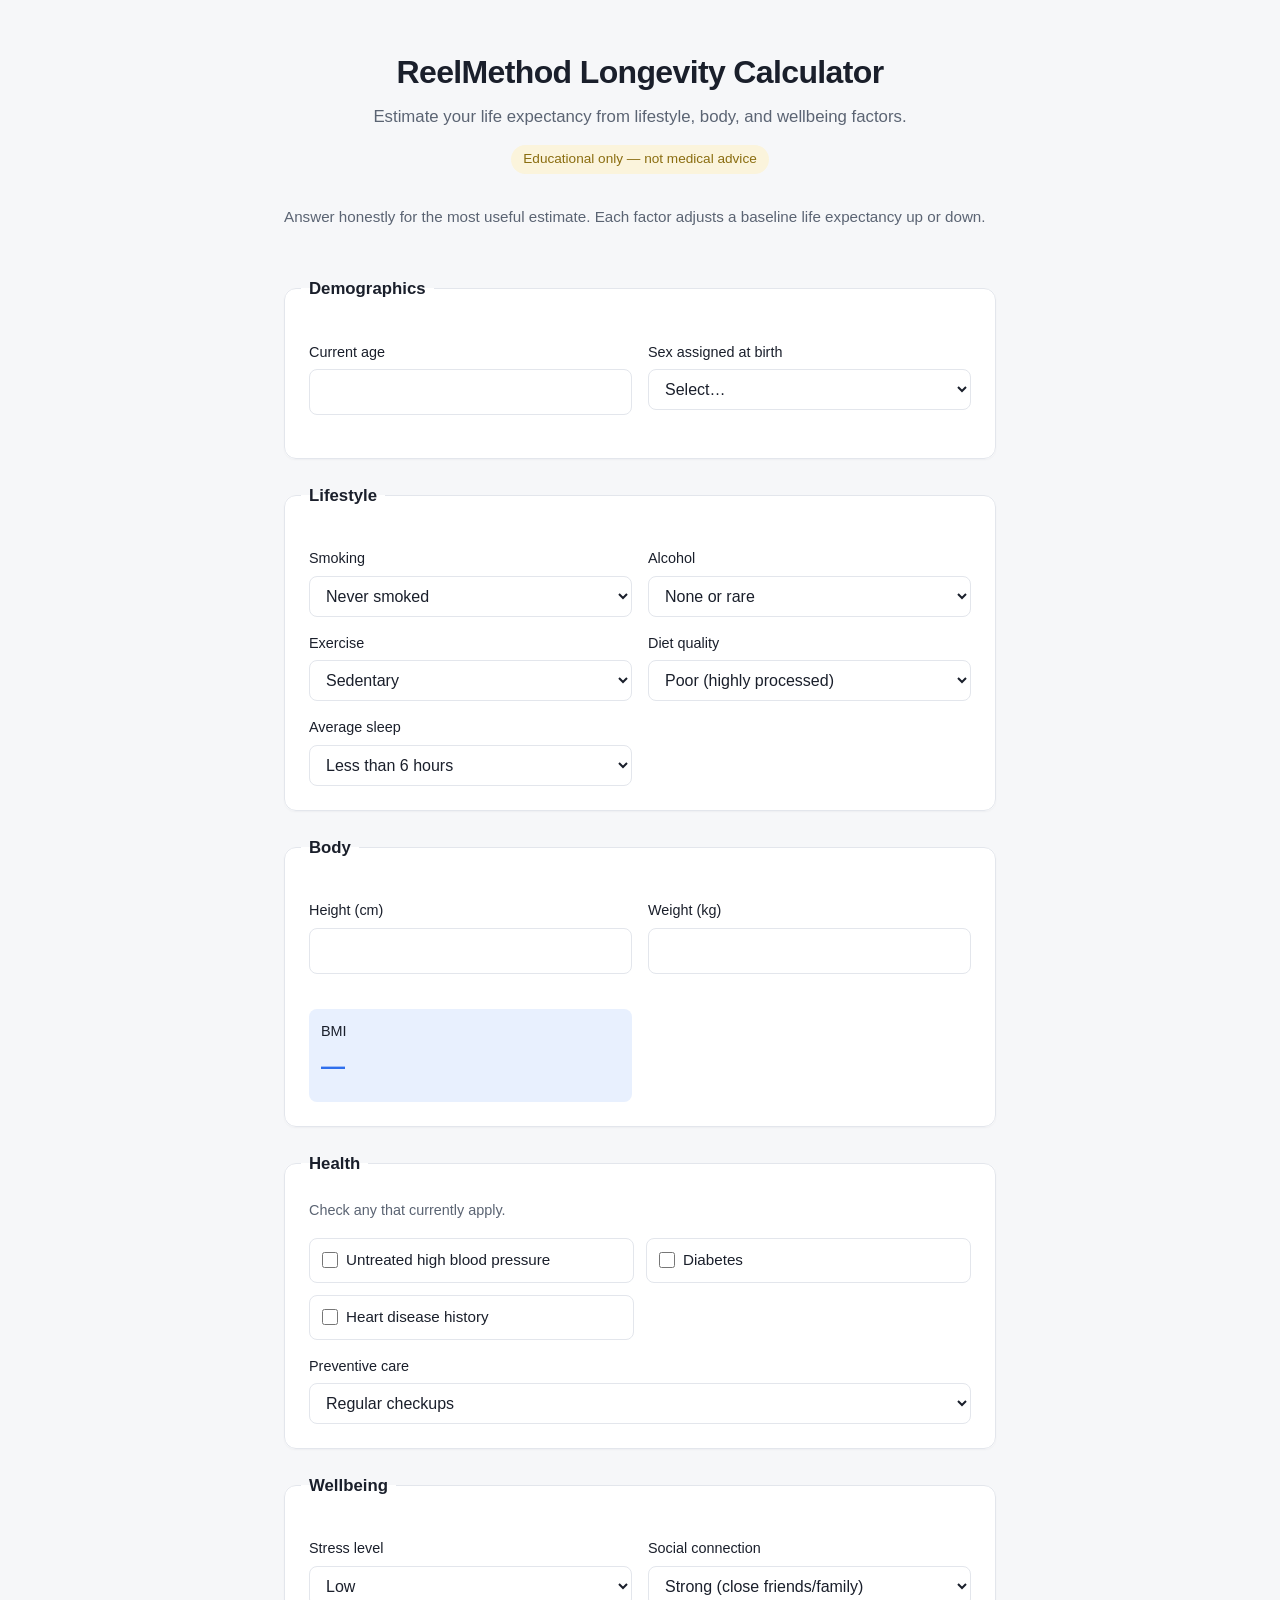
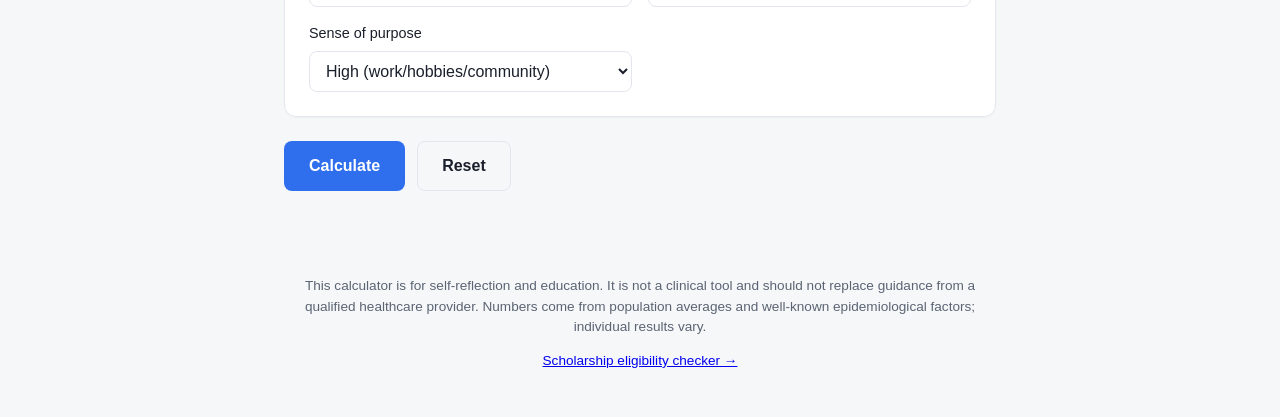
<file: index.html>
<!DOCTYPE html>
<html lang="en">
<head>
  <meta charset="UTF-8" />
  <meta name="viewport" content="width=device-width, initial-scale=1.0" />
  <title>ReelMethod Longevity Calculator</title>
  <meta name="description" content="An educational longevity estimator based on common lifestyle and health factors." />
  <link rel="stylesheet" href="styles.css" />
</head>
<body>
  <header class="site-header">
    <div class="container">
      <h1>ReelMethod Longevity Calculator</h1>
      <p class="tagline">Estimate your life expectancy from lifestyle, body, and wellbeing factors.</p>
      <p class="disclaimer-pill" role="note">Educational only &mdash; not medical advice</p>
    </div>
  </header>

  <main class="container">
    <form id="longevity-form" novalidate aria-describedby="form-intro">
      <p id="form-intro" class="form-intro">
        Answer honestly for the most useful estimate. Each factor adjusts a baseline life expectancy up or down.
      </p>

      <fieldset class="card">
        <legend>Demographics</legend>
        <div class="grid">
          <label class="field">
            <span>Current age</span>
            <input type="number" name="age" min="0" max="120" step="1" required inputmode="numeric" />
            <small class="error" data-error-for="age"></small>
          </label>
          <label class="field">
            <span>Sex assigned at birth</span>
            <select name="sex" required>
              <option value="">Select&hellip;</option>
              <option value="female">Female</option>
              <option value="male">Male</option>
            </select>
            <small class="error" data-error-for="sex"></small>
          </label>
        </div>
      </fieldset>

      <fieldset class="card">
        <legend>Lifestyle</legend>
        <div class="grid">
          <label class="field">
            <span>Smoking</span>
            <select name="smoking" required>
              <option value="never">Never smoked</option>
              <option value="former">Former smoker (quit &gt;1 yr ago)</option>
              <option value="light">Current light smoker</option>
              <option value="heavy">Current heavy smoker</option>
            </select>
          </label>
          <label class="field">
            <span>Alcohol</span>
            <select name="alcohol" required>
              <option value="none">None or rare</option>
              <option value="light">Light (a few drinks/week)</option>
              <option value="moderate">Moderate (daily drink)</option>
              <option value="heavy">Heavy (multiple/day)</option>
            </select>
          </label>
          <label class="field">
            <span>Exercise</span>
            <select name="exercise" required>
              <option value="sedentary">Sedentary</option>
              <option value="light">Light activity</option>
              <option value="moderate">Moderate (3-4x/week)</option>
              <option value="vigorous">Vigorous regular (5+/week)</option>
            </select>
          </label>
          <label class="field">
            <span>Diet quality</span>
            <select name="diet" required>
              <option value="poor">Poor (highly processed)</option>
              <option value="average">Average (mixed)</option>
              <option value="good">Good (whole foods, plant-forward)</option>
            </select>
          </label>
          <label class="field">
            <span>Average sleep</span>
            <select name="sleep" required>
              <option value="short">Less than 6 hours</option>
              <option value="ideal">7-9 hours</option>
              <option value="long">More than 10 hours</option>
            </select>
          </label>
        </div>
      </fieldset>

      <fieldset class="card">
        <legend>Body</legend>
        <div class="grid">
          <label class="field">
            <span>Height (cm)</span>
            <input type="number" name="height" min="80" max="250" step="0.1" required inputmode="decimal" />
            <small class="error" data-error-for="height"></small>
          </label>
          <label class="field">
            <span>Weight (kg)</span>
            <input type="number" name="weight" min="20" max="400" step="0.1" required inputmode="decimal" />
            <small class="error" data-error-for="weight"></small>
          </label>
          <div class="field bmi-display" aria-live="polite">
            <span>BMI</span>
            <output id="bmi-output">&mdash;</output>
            <small id="bmi-category"></small>
          </div>
        </div>
      </fieldset>

      <fieldset class="card">
        <legend>Health</legend>
        <p class="hint">Check any that currently apply.</p>
        <div class="checkbox-grid">
          <label class="checkbox">
            <input type="checkbox" name="conditions" value="hypertension" />
            <span>Untreated high blood pressure</span>
          </label>
          <label class="checkbox">
            <input type="checkbox" name="conditions" value="diabetes" />
            <span>Diabetes</span>
          </label>
          <label class="checkbox">
            <input type="checkbox" name="conditions" value="heart" />
            <span>Heart disease history</span>
          </label>
        </div>
        <label class="field">
          <span>Preventive care</span>
          <select name="preventive" required>
            <option value="regular">Regular checkups</option>
            <option value="occasional">Occasional</option>
            <option value="none">None</option>
          </select>
        </label>
      </fieldset>

      <fieldset class="card">
        <legend>Wellbeing</legend>
        <div class="grid">
          <label class="field">
            <span>Stress level</span>
            <select name="stress" required>
              <option value="low">Low</option>
              <option value="moderate">Moderate</option>
              <option value="high">High &amp; chronic</option>
            </select>
          </label>
          <label class="field">
            <span>Social connection</span>
            <select name="social" required>
              <option value="strong">Strong (close friends/family)</option>
              <option value="moderate">Moderate</option>
              <option value="isolated">Isolated</option>
            </select>
          </label>
          <label class="field">
            <span>Sense of purpose</span>
            <select name="purpose" required>
              <option value="high">High (work/hobbies/community)</option>
              <option value="low">Low or unclear</option>
            </select>
          </label>
        </div>
      </fieldset>

      <div class="actions">
        <button type="submit" class="btn btn-primary">Calculate</button>
        <button type="reset" class="btn btn-ghost">Reset</button>
      </div>
    </form>

    <section id="results" class="results card hidden" aria-live="polite" tabindex="-1">
      <header class="results-header">
        <p class="results-label">Estimated life expectancy</p>
        <p class="results-value"><span id="estimate">&mdash;</span> <span class="unit">years</span></p>
        <p class="results-sub"><span id="years-remaining">&mdash;</span> years remaining from your current age</p>
      </header>

      <div class="breakdown">
        <h2>What's moving the needle</h2>
        <ul id="factor-list" class="factor-list"></ul>
      </div>

      <button type="button" id="recalc" class="btn btn-ghost">Recalculate</button>
    </section>
  </main>

  <footer class="site-footer">
    <div class="container">
      <p>
        This calculator is for self-reflection and education. It is not a clinical tool and should not replace
        guidance from a qualified healthcare provider. Numbers come from population averages and well-known
        epidemiological factors; individual results vary.
      </p>
      <p><a href="scholarship.html">Scholarship eligibility checker &rarr;</a></p>
    </div>
  </footer>

  <script src="script.js"></script>
</body>
</html>
</file>
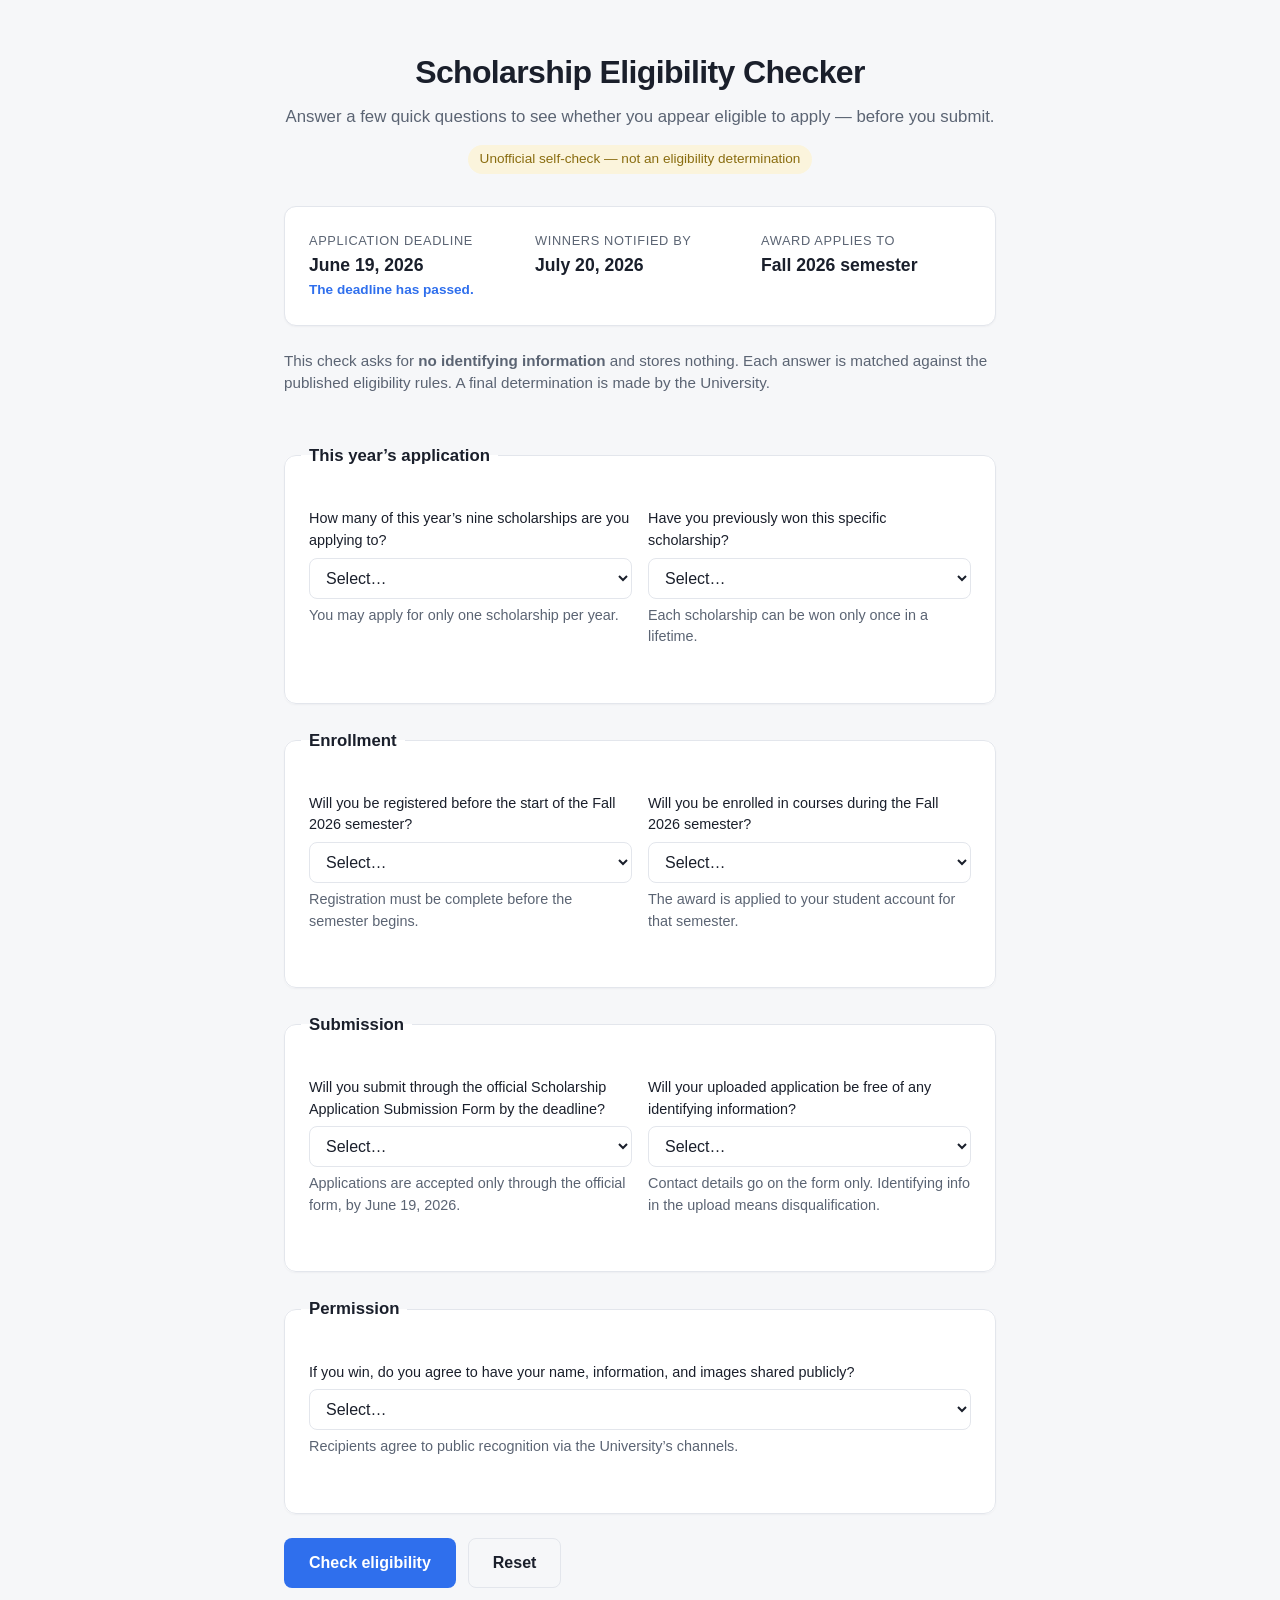
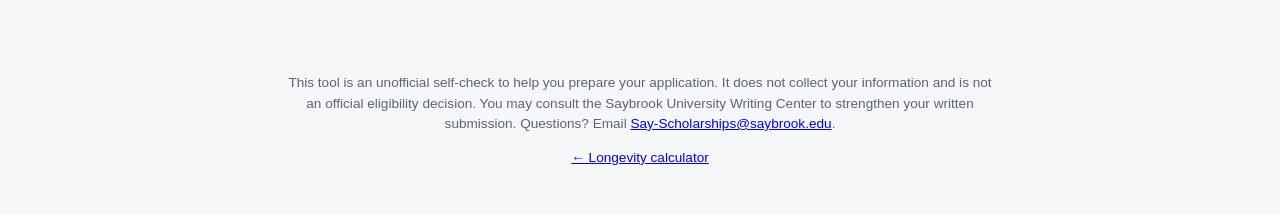
<file: scholarship.html>
<!DOCTYPE html>
<html lang="en">
<head>
  <meta charset="UTF-8" />
  <meta name="viewport" content="width=device-width, initial-scale=1.0" />
  <title>Scholarship Eligibility Checker</title>
  <meta name="description" content="A self-service checker that tells you whether you appear eligible to apply for this year's scholarships before you submit." />
  <link rel="stylesheet" href="styles.css" />
</head>
<body>
  <header class="site-header">
    <div class="container">
      <h1>Scholarship Eligibility Checker</h1>
      <p class="tagline">Answer a few quick questions to see whether you appear eligible to apply &mdash; before you submit.</p>
      <p class="disclaimer-pill" role="note">Unofficial self-check &mdash; not an eligibility determination</p>
    </div>
  </header>

  <main class="container">
    <section class="card keydates" aria-label="Key dates">
      <div class="keydates-grid">
        <div class="keydate">
          <span class="keydate-label">Application deadline</span>
          <strong class="keydate-value">June 19, 2026</strong>
          <small id="countdown" class="keydate-note" aria-live="polite">&mdash;</small>
        </div>
        <div class="keydate">
          <span class="keydate-label">Winners notified by</span>
          <strong class="keydate-value">July 20, 2026</strong>
        </div>
        <div class="keydate">
          <span class="keydate-label">Award applies to</span>
          <strong class="keydate-value">Fall 2026 semester</strong>
        </div>
      </div>
    </section>

    <form id="eligibility-form" novalidate aria-describedby="form-intro">
      <p id="form-intro" class="form-intro">
        This check asks for <strong>no identifying information</strong> and stores nothing. Each answer is matched against
        the published eligibility rules. A final determination is made by the University.
      </p>

      <fieldset class="card">
        <legend>This year&rsquo;s application</legend>
        <div class="grid">
          <label class="field">
            <span>How many of this year&rsquo;s nine scholarships are you applying to?</span>
            <select name="count" required>
              <option value="">Select&hellip;</option>
              <option value="one">Just one</option>
              <option value="multiple">More than one</option>
            </select>
            <small class="hint">You may apply for only one scholarship per year.</small>
            <small class="error" data-error-for="count"></small>
          </label>
          <label class="field">
            <span>Have you previously won this specific scholarship?</span>
            <select name="wonBefore" required>
              <option value="">Select&hellip;</option>
              <option value="no">No</option>
              <option value="yes">Yes</option>
            </select>
            <small class="hint">Each scholarship can be won only once in a lifetime.</small>
            <small class="error" data-error-for="wonBefore"></small>
          </label>
        </div>
      </fieldset>

      <fieldset class="card">
        <legend>Enrollment</legend>
        <div class="grid">
          <label class="field">
            <span>Will you be registered before the start of the Fall 2026 semester?</span>
            <select name="register" required>
              <option value="">Select&hellip;</option>
              <option value="yes">Yes</option>
              <option value="no">No</option>
            </select>
            <small class="hint">Registration must be complete before the semester begins.</small>
            <small class="error" data-error-for="register"></small>
          </label>
          <label class="field">
            <span>Will you be enrolled in courses during the Fall 2026 semester?</span>
            <select name="enroll" required>
              <option value="">Select&hellip;</option>
              <option value="yes">Yes</option>
              <option value="no">No</option>
            </select>
            <small class="hint">The award is applied to your student account for that semester.</small>
            <small class="error" data-error-for="enroll"></small>
          </label>
        </div>
      </fieldset>

      <fieldset class="card">
        <legend>Submission</legend>
        <div class="grid">
          <label class="field">
            <span>Will you submit through the official Scholarship Application Submission Form by the deadline?</span>
            <select name="form" required>
              <option value="">Select&hellip;</option>
              <option value="yes">Yes</option>
              <option value="no">No</option>
            </select>
            <small class="hint">Applications are accepted only through the official form, by June 19, 2026.</small>
            <small class="error" data-error-for="form"></small>
          </label>
          <label class="field">
            <span>Will your uploaded application be free of any identifying information?</span>
            <select name="anonymous" required>
              <option value="">Select&hellip;</option>
              <option value="yes">Yes</option>
              <option value="no">No</option>
            </select>
            <small class="hint">Contact details go on the form only. Identifying info in the upload means disqualification.</small>
            <small class="error" data-error-for="anonymous"></small>
          </label>
        </div>
      </fieldset>

      <fieldset class="card">
        <legend>Permission</legend>
        <div class="grid">
          <label class="field">
            <span>If you win, do you agree to have your name, information, and images shared publicly?</span>
            <select name="publicity" required>
              <option value="">Select&hellip;</option>
              <option value="yes">Yes</option>
              <option value="no">No</option>
            </select>
            <small class="hint">Recipients agree to public recognition via the University&rsquo;s channels.</small>
            <small class="error" data-error-for="publicity"></small>
          </label>
        </div>
      </fieldset>

      <div class="actions">
        <button type="submit" class="btn btn-primary">Check eligibility</button>
        <button type="reset" class="btn btn-ghost">Reset</button>
      </div>
    </form>

    <section id="results" class="results card hidden" aria-live="polite" tabindex="-1">
      <div id="verdict" class="verdict">
        <span class="verdict-icon" id="verdict-icon" aria-hidden="true"></span>
        <p class="verdict-title" id="verdict-title">&mdash;</p>
        <p class="verdict-sub" id="verdict-sub">&mdash;</p>
      </div>

      <div class="breakdown">
        <h2>Requirement check</h2>
        <ul id="requirement-list" class="factor-list"></ul>
      </div>

      <div id="next-steps" class="next-steps"></div>

      <button type="button" id="recheck" class="btn btn-ghost">Re-check</button>
    </section>
  </main>

  <footer class="site-footer">
    <div class="container">
      <p>
        This tool is an unofficial self-check to help you prepare your application. It does not collect your information
        and is not an official eligibility decision. You may consult the Saybrook University Writing Center to strengthen
        your written submission. Questions? Email
        <a href="mailto:Say-Scholarships@saybrook.edu">Say-Scholarships@saybrook.edu</a>.
      </p>
      <p><a href="index.html">&larr; Longevity calculator</a></p>
    </div>
  </footer>

  <script src="scholarship.js"></script>
</body>
</html>
</file>
<file: styles.css>
:root {
  --bg: #f6f7f9;
  --surface: #ffffff;
  --text: #1a1f2b;
  --text-muted: #5b6473;
  --border: #e3e6ec;
  --accent: #2f6fed;
  --accent-soft: #e8f0fe;
  --positive: #1b8754;
  --positive-soft: #e6f4ec;
  --negative: #c43d3d;
  --negative-soft: #fbe9e9;
  --neutral: #8a6d10;
  --neutral-soft: #fbf4dc;
  --shadow-sm: 0 1px 2px rgba(20, 25, 40, 0.04);
  --shadow-md: 0 6px 24px rgba(20, 25, 40, 0.08);
  --radius: 12px;
  --radius-sm: 8px;
  --space-1: 4px;
  --space-2: 8px;
  --space-3: 12px;
  --space-4: 16px;
  --space-5: 24px;
  --space-6: 32px;
  --space-7: 48px;
}

@media (prefers-color-scheme: dark) {
  :root {
    --bg: #0f1218;
    --surface: #181c24;
    --text: #e8ebf1;
    --text-muted: #a0a8b8;
    --border: #2a2f3a;
    --accent: #6b9cff;
    --accent-soft: #1e2a44;
    --positive: #4cc38a;
    --positive-soft: #173025;
    --negative: #f08585;
    --negative-soft: #311c1c;
    --neutral: #d9b85b;
    --neutral-soft: #2c2616;
    --shadow-sm: 0 1px 2px rgba(0, 0, 0, 0.3);
    --shadow-md: 0 6px 24px rgba(0, 0, 0, 0.4);
  }
}

* {
  box-sizing: border-box;
}

html {
  scroll-behavior: smooth;
}

body {
  margin: 0;
  font-family: -apple-system, BlinkMacSystemFont, "Segoe UI", Roboto, Oxygen, Ubuntu,
    Cantarell, "Helvetica Neue", sans-serif;
  font-size: 16px;
  line-height: 1.5;
  color: var(--text);
  background: var(--bg);
  -webkit-font-smoothing: antialiased;
}

.container {
  max-width: 760px;
  margin: 0 auto;
  padding: 0 var(--space-5);
}

.site-header {
  padding: var(--space-7) 0 var(--space-6);
  text-align: center;
}

.site-header h1 {
  margin: 0 0 var(--space-2);
  font-size: 2rem;
  letter-spacing: -0.02em;
}

.tagline {
  margin: 0 0 var(--space-4);
  color: var(--text-muted);
  font-size: 1.05rem;
}

.disclaimer-pill {
  display: inline-block;
  margin: 0;
  padding: 4px 12px;
  background: var(--neutral-soft);
  color: var(--neutral);
  border-radius: 999px;
  font-size: 0.85rem;
  font-weight: 500;
}

.form-intro {
  color: var(--text-muted);
  margin: 0 0 var(--space-5);
  font-size: 0.95rem;
}

form {
  display: flex;
  flex-direction: column;
  gap: var(--space-5);
}

.card {
  background: var(--surface);
  border: 1px solid var(--border);
  border-radius: var(--radius);
  padding: var(--space-5);
  margin: 0;
  box-shadow: var(--shadow-sm);
}

fieldset.card {
  display: block;
}

legend {
  font-size: 1.05rem;
  font-weight: 600;
  padding: 0 var(--space-2);
  margin-left: calc(-1 * var(--space-2));
  color: var(--text);
}

.hint {
  margin: 0 0 var(--space-3);
  color: var(--text-muted);
  font-size: 0.9rem;
}

.grid {
  display: grid;
  grid-template-columns: repeat(auto-fit, minmax(220px, 1fr));
  gap: var(--space-4);
  margin-top: var(--space-4);
}

.field {
  display: flex;
  flex-direction: column;
  gap: 6px;
}

.field > span {
  font-size: 0.9rem;
  font-weight: 500;
  color: var(--text);
}

.field input,
.field select {
  font: inherit;
  color: var(--text);
  background: var(--surface);
  border: 1px solid var(--border);
  border-radius: var(--radius-sm);
  padding: 10px 12px;
  width: 100%;
  transition: border-color 0.15s, box-shadow 0.15s;
}

.field input:focus,
.field select:focus {
  outline: none;
  border-color: var(--accent);
  box-shadow: 0 0 0 3px var(--accent-soft);
}

.field input[aria-invalid="true"] {
  border-color: var(--negative);
}

.error {
  color: var(--negative);
  font-size: 0.8rem;
  min-height: 1em;
}

.bmi-display {
  background: var(--accent-soft);
  border-radius: var(--radius-sm);
  padding: var(--space-3);
  align-items: flex-start;
}

.bmi-display output {
  font-size: 1.5rem;
  font-weight: 600;
  color: var(--accent);
}

.bmi-display small {
  color: var(--text-muted);
  font-size: 0.85rem;
}

.checkbox-grid {
  display: grid;
  grid-template-columns: repeat(auto-fit, minmax(220px, 1fr));
  gap: var(--space-3);
  margin-top: var(--space-4);
  margin-bottom: var(--space-4);
}

.checkbox {
  display: flex;
  align-items: center;
  gap: var(--space-2);
  padding: 10px 12px;
  border: 1px solid var(--border);
  border-radius: var(--radius-sm);
  cursor: pointer;
  transition: background 0.15s, border-color 0.15s;
}

.checkbox:hover {
  background: var(--accent-soft);
  border-color: var(--accent);
}

.checkbox input {
  margin: 0;
  width: 16px;
  height: 16px;
  accent-color: var(--accent);
}

.checkbox span {
  font-size: 0.95rem;
}

.actions {
  display: flex;
  gap: var(--space-3);
  flex-wrap: wrap;
}

.btn {
  font: inherit;
  font-weight: 600;
  padding: 12px 24px;
  border-radius: var(--radius-sm);
  border: 1px solid transparent;
  cursor: pointer;
  transition: transform 0.05s, background 0.15s, border-color 0.15s;
}

.btn:active {
  transform: translateY(1px);
}

.btn-primary {
  background: var(--accent);
  color: white;
}

.btn-primary:hover {
  background: #2660d4;
}

.btn-ghost {
  background: transparent;
  color: var(--text);
  border-color: var(--border);
}

.btn-ghost:hover {
  background: var(--accent-soft);
  border-color: var(--accent);
}

.results {
  margin-top: var(--space-6);
  padding: var(--space-6);
  box-shadow: var(--shadow-md);
}

.results.hidden {
  display: none;
}

.results-header {
  text-align: center;
  margin-bottom: var(--space-6);
}

.results-label {
  margin: 0 0 var(--space-2);
  color: var(--text-muted);
  font-size: 0.95rem;
  text-transform: uppercase;
  letter-spacing: 0.06em;
}

.results-value {
  margin: 0 0 var(--space-2);
  font-size: 3.5rem;
  font-weight: 700;
  color: var(--accent);
  line-height: 1;
  letter-spacing: -0.03em;
}

.results-value .unit {
  font-size: 1.25rem;
  color: var(--text-muted);
  font-weight: 500;
}

.results-sub {
  margin: 0;
  color: var(--text-muted);
}

.breakdown h2 {
  font-size: 1.05rem;
  margin: 0 0 var(--space-3);
}

.factor-list {
  list-style: none;
  padding: 0;
  margin: 0 0 var(--space-5);
  display: flex;
  flex-direction: column;
  gap: var(--space-2);
}

.factor {
  display: flex;
  justify-content: space-between;
  align-items: center;
  gap: var(--space-3);
  padding: 10px 14px;
  border-radius: var(--radius-sm);
  border: 1px solid var(--border);
  background: var(--surface);
}

.factor-name {
  font-weight: 500;
}

.factor-note {
  display: block;
  font-size: 0.85rem;
  color: var(--text-muted);
  margin-top: 2px;
}

.factor-delta {
  font-weight: 700;
  font-variant-numeric: tabular-nums;
  white-space: nowrap;
  padding: 2px 10px;
  border-radius: 999px;
  font-size: 0.9rem;
}

.factor.positive {
  border-color: var(--positive);
  background: var(--positive-soft);
}

.factor.positive .factor-delta {
  background: var(--positive);
  color: white;
}

.factor.negative {
  border-color: var(--negative);
  background: var(--negative-soft);
}

.factor.negative .factor-delta {
  background: var(--negative);
  color: white;
}

.factor.neutral .factor-delta {
  background: var(--border);
  color: var(--text-muted);
}

.site-footer {
  margin-top: var(--space-7);
  padding: var(--space-5) 0 var(--space-6);
  color: var(--text-muted);
  font-size: 0.85rem;
  text-align: center;
}

@media (max-width: 480px) {
  .site-header {
    padding: var(--space-5) 0 var(--space-4);
  }
  .site-header h1 {
    font-size: 1.6rem;
  }
  .results-value {
    font-size: 2.75rem;
  }
  .results {
    padding: var(--space-5);
  }
  .actions {
    flex-direction: column;
  }
  .actions .btn {
    width: 100%;
  }
}

/* ── Scholarship eligibility checker ───────────────────────────────── */

a.btn {
  text-decoration: none;
  display: inline-flex;
  align-items: center;
  justify-content: center;
}

a.btn[aria-disabled="true"] {
  opacity: 0.55;
  cursor: not-allowed;
  pointer-events: none;
}

.keydates {
  margin-bottom: var(--space-5);
}

.keydates-grid {
  display: grid;
  grid-template-columns: repeat(auto-fit, minmax(160px, 1fr));
  gap: var(--space-4);
}

.keydate {
  display: flex;
  flex-direction: column;
  gap: 2px;
}

.keydate-label {
  font-size: 0.8rem;
  text-transform: uppercase;
  letter-spacing: 0.05em;
  color: var(--text-muted);
}

.keydate-value {
  font-size: 1.1rem;
}

.keydate-note {
  font-size: 0.85rem;
  font-weight: 600;
  color: var(--accent);
}

.verdict {
  text-align: center;
  padding: var(--space-5);
  border-radius: var(--radius);
  border: 1px solid var(--border);
  margin-bottom: var(--space-6);
}

.verdict.eligible {
  background: var(--positive-soft);
  border-color: var(--positive);
}

.verdict.ineligible {
  background: var(--negative-soft);
  border-color: var(--negative);
}

.verdict-icon {
  display: inline-flex;
  align-items: center;
  justify-content: center;
  width: 48px;
  height: 48px;
  border-radius: 999px;
  font-size: 1.5rem;
  font-weight: 700;
  color: white;
  margin-bottom: var(--space-2);
}

.verdict.eligible .verdict-icon {
  background: var(--positive);
}

.verdict.ineligible .verdict-icon {
  background: var(--negative);
}

.verdict-title {
  margin: 0 0 var(--space-1);
  font-size: 1.3rem;
  font-weight: 700;
}

.verdict-sub {
  margin: 0;
  color: var(--text-muted);
}

.next-steps {
  margin-top: var(--space-5);
}

.next-steps h2 {
  font-size: 1.05rem;
  margin: 0 0 var(--space-3);
}

.steps {
  margin: 0 0 var(--space-5);
  padding-left: var(--space-5);
  display: flex;
  flex-direction: column;
  gap: var(--space-2);
  color: var(--text);
}
</file>
